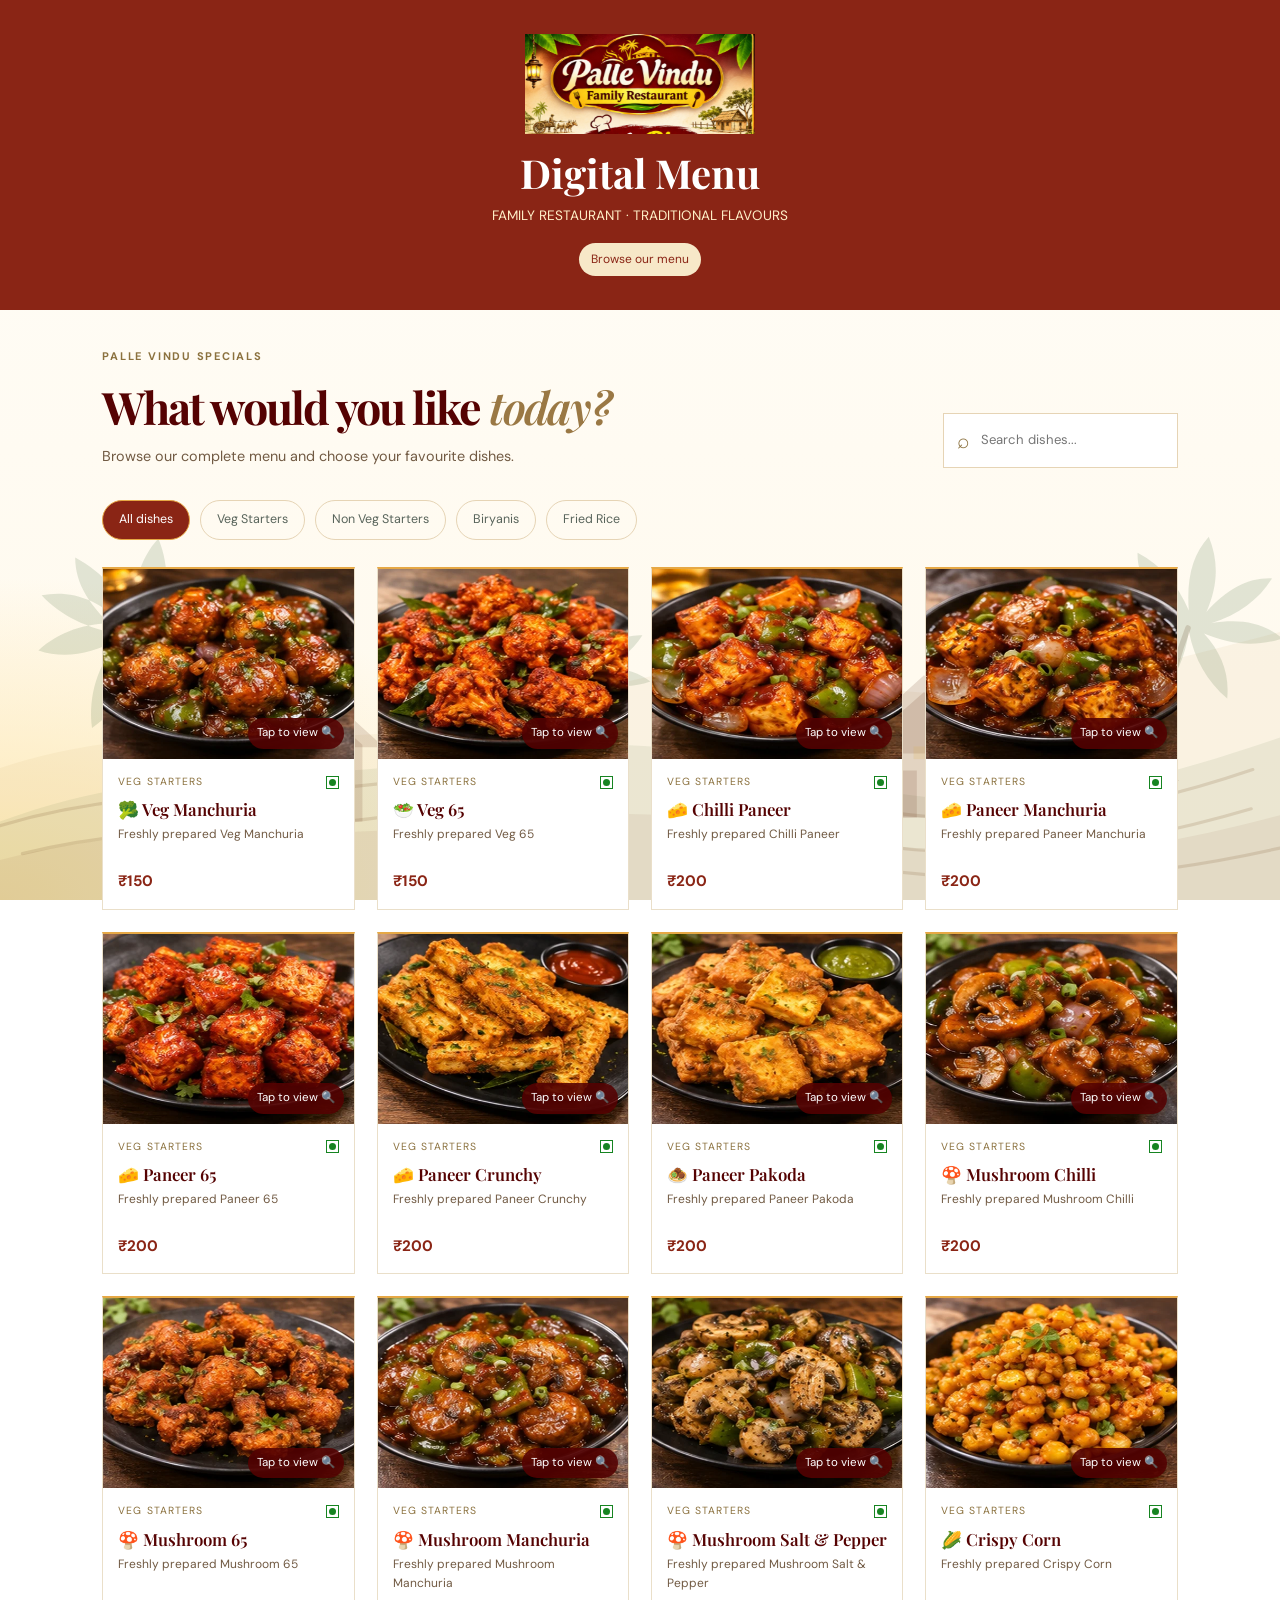
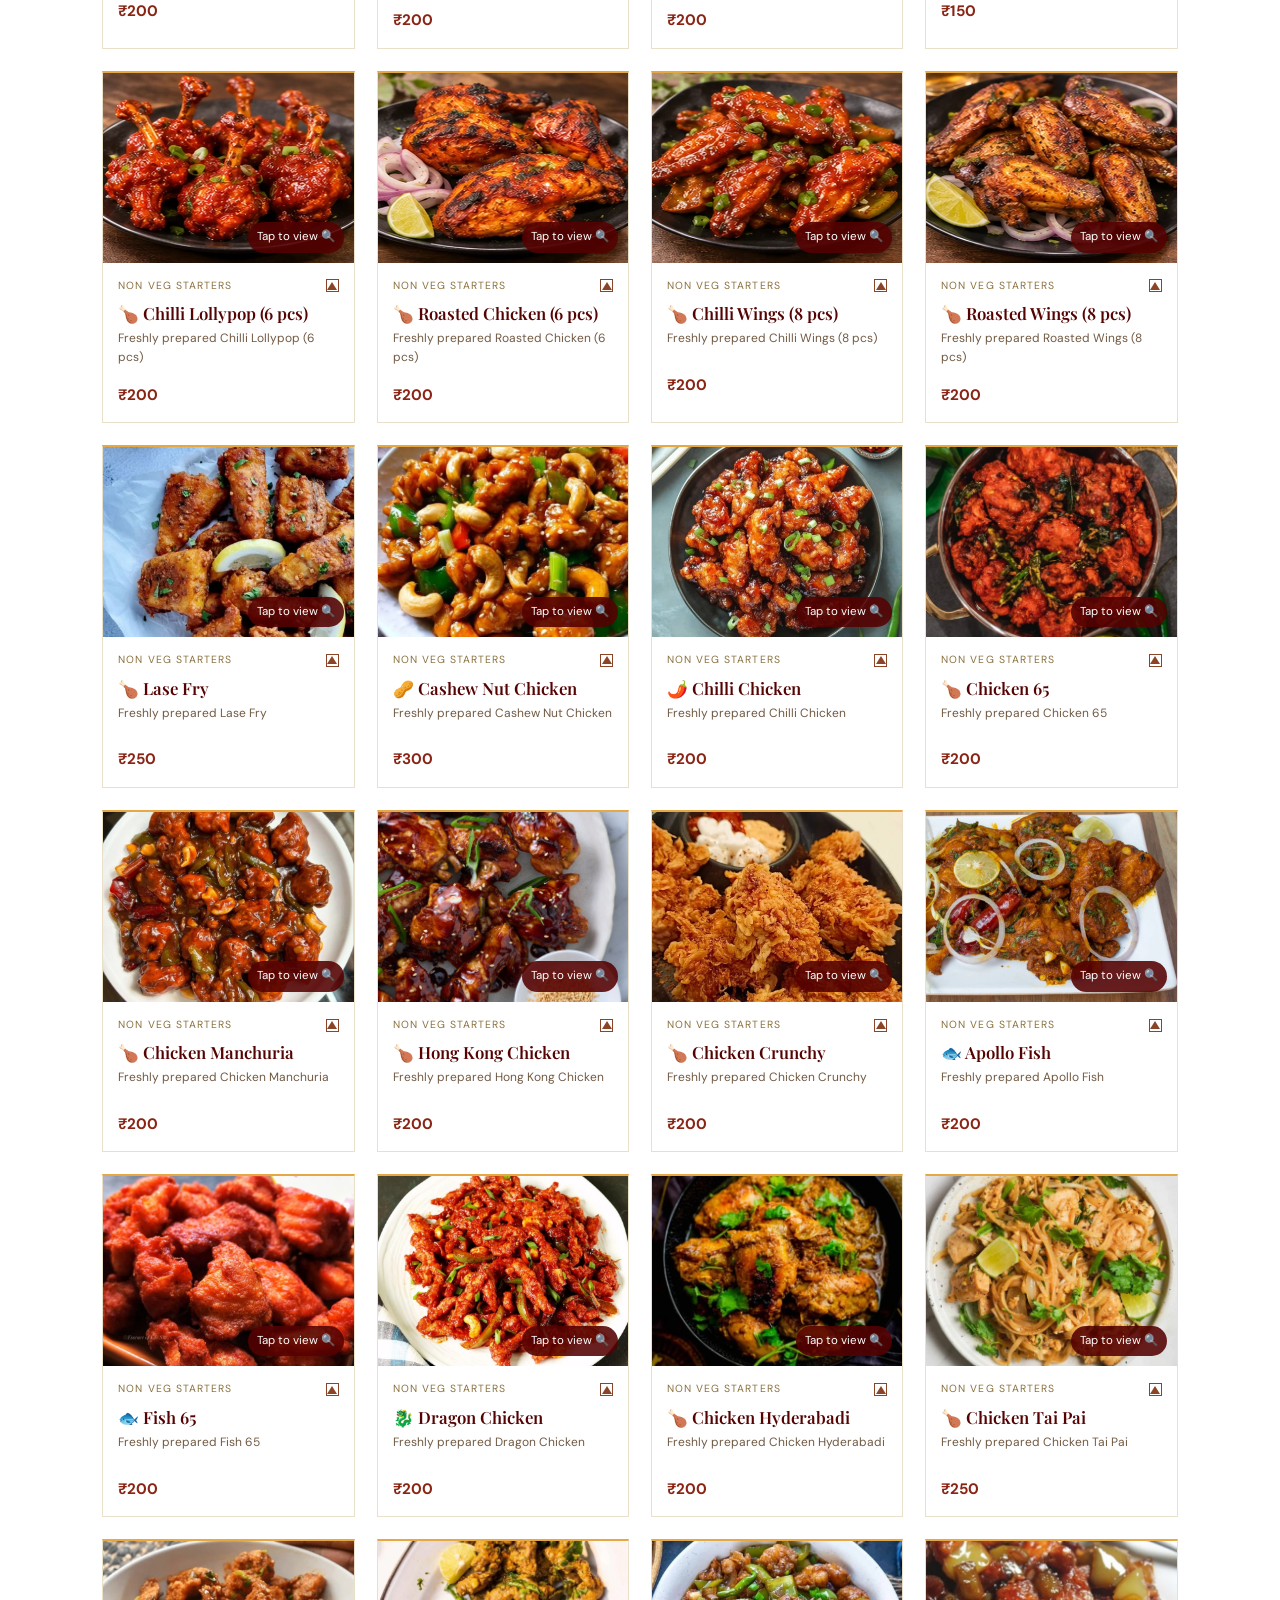
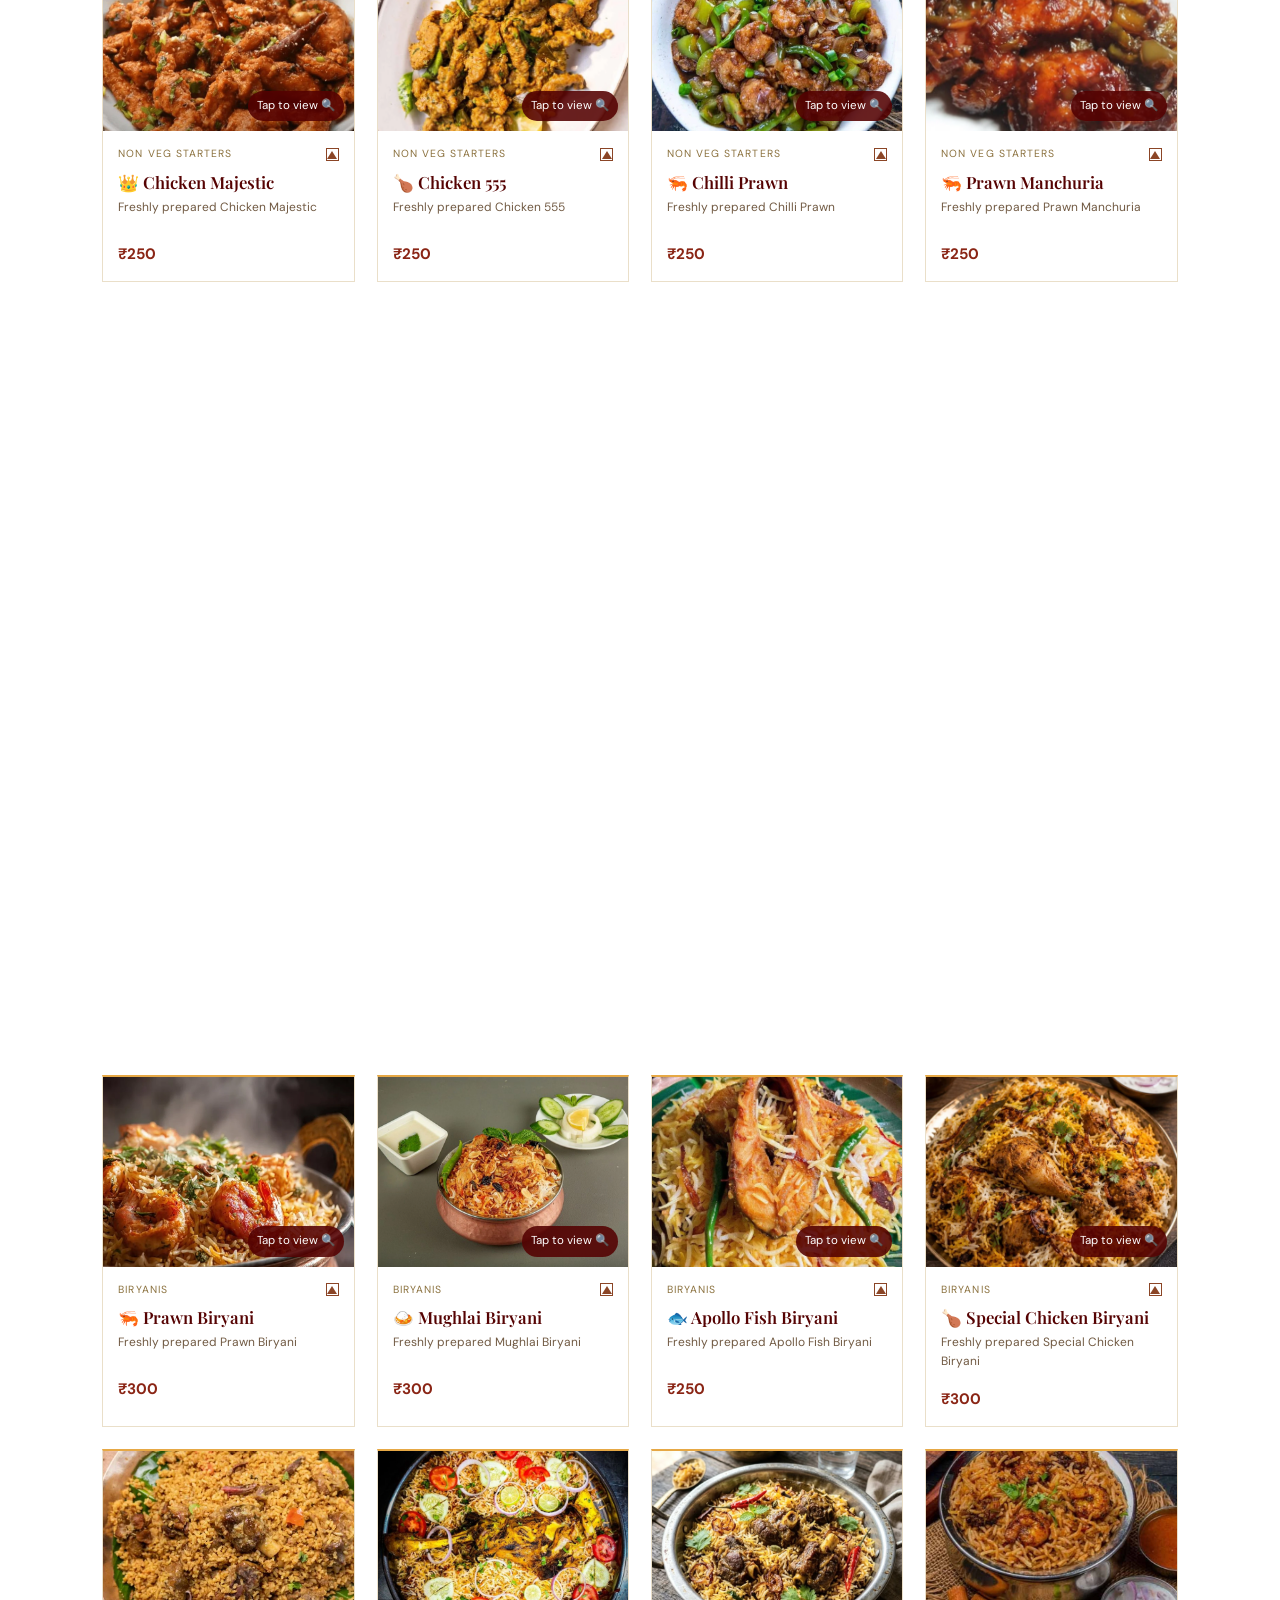
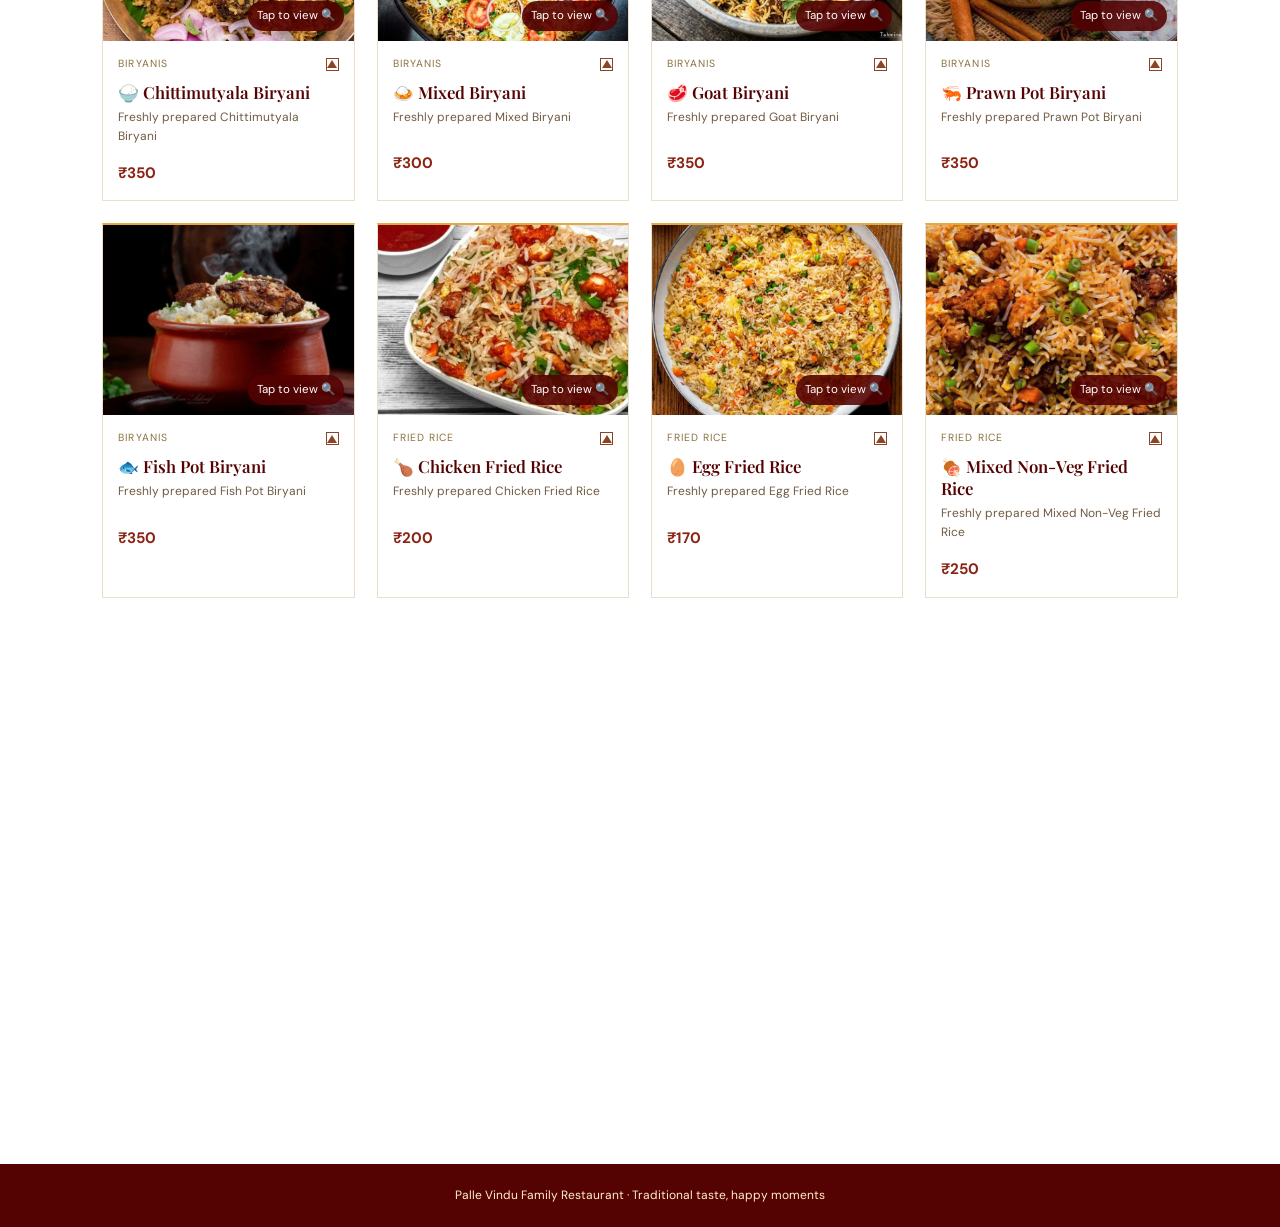
<file: menu.html>
<!DOCTYPE html>
<html lang="en">
<head>
  <meta charset="UTF-8"><meta name="viewport" content="width=device-width, initial-scale=1.0">
  <title>Digital Menu | Palle Vindu Family Restaurant</title>
  <link rel="preconnect" href="https://fonts.googleapis.com"><link rel="preconnect" href="https://fonts.gstatic.com" crossorigin>
  <link href="https://fonts.googleapis.com/css2?family=DM+Sans:wght@400;500;600;700&family=Playfair+Display:wght@600;700&display=swap" rel="stylesheet">
  <link rel="stylesheet" href="style.css"><script src="script.js" defer></script>
  <style>
    .digital-header{background-color:var(--forest);color:white;text-align:center;padding:34px 20px}
    .digital-header .brand-logo{width:min(230px,70vw);max-height:100px;margin:0 auto 12px}
    .digital-header h1{font:700 2.5rem var(--serif);margin:0}
    .digital-header p{color:#fff0c8;margin:6px 0 0;font-size:.85rem}
    .digital-menu-main{padding-top:38px}
    .digital-menu-main .section-heading{margin-bottom:20px}
    .digital-menu-main .food-grid{padding-bottom:55px}
    .table-tag{display:inline-block;background:var(--forest-soft);color:var(--forest);padding:7px 12px;border-radius:20px;font-size:.75rem;margin-top:16px}
    .digital-footer{text-align:center;background-color:var(--forest-dark);color:#fff0c8;padding:22px;font-size:.75rem}
  </style>
</head>
<body>
  <header class="digital-header produce-background">
    <img class="brand-logo" src="assets/palle-vindu-logo.png" alt="Palle Vindu Family Restaurant"><h1>Digital Menu</h1><p>FAMILY RESTAURANT · TRADITIONAL FLAVOURS</p><span class="table-tag" id="tableTag">Browse our menu</span>
  </header>
  <main class="section-pad digital-menu-main produce-background">
    <div class="section-heading"><div><p class="eyebrow">PALLE VINDU SPECIALS</p><h2>What would you like <em>today?</em></h2><p class="section-intro">Browse our complete menu and choose your favourite dishes.</p></div><label class="search-box"><span>⌕</span><input id="searchInput" type="search" placeholder="Search dishes..." aria-label="Search dishes"></label></div>
    <div class="category-row" id="categoryRow">
      <button class="category-chip active" data-category="All">All dishes</button><button class="category-chip" data-category="Veg Starters">Veg Starters</button><button class="category-chip" data-category="Non Veg Starters">Non Veg Starters</button><button class="category-chip" data-category="Biryanis">Biryanis</button><button class="category-chip" data-category="Fried Rice">Fried Rice</button>
    </div>
    <div class="food-grid" id="foodGrid"></div>
    <a class="button button-green" href="index.html#dinein">Restaurant details & directions ↗</a>
  </main>
  <footer class="digital-footer produce-background">Palle Vindu Family Restaurant · Traditional taste, happy moments</footer>
  <script>
    document.addEventListener("DOMContentLoaded", () => {
      const table = new URLSearchParams(window.location.search).get("table");
      if (table) document.getElementById("tableTag").textContent = `Dine-in · Table ${table}`;
    });
  </script>
</body>
</html>
</file>
<file: style.css>
:root{--forest:#14382d;--forest-dark:#0d2921;--forest-soft:#e9efe9;--gold:#d7ad69;--cream:#f8f6f0;--paper:#fffefa;--ink:#1d2c25;--muted:#6d786f;--line:#e5e5dc;--serif:"Playfair Display",Georgia,serif;--sans:"DM Sans",Arial,sans-serif}*{box-sizing:border-box}html{scroll-behavior:smooth;scroll-padding-top:90px}body{margin:0;background:var(--paper);color:var(--ink);font-family:var(--sans);line-height:1.6}button,input,a{font:inherit}a{color:inherit;text-decoration:none}button{cursor:pointer}.announcement{background:var(--forest-dark);color:#e8e7d9;text-align:center;padding:8px 15px;font-size:.75rem;letter-spacing:.06em}.announcement span{color:var(--gold);padding:0 9px}.site-header{height:86px;display:flex;align-items:center;justify-content:space-between;padding:0 6.5%;gap:25px;background:var(--paper);position:sticky;top:0;z-index:20;border-bottom:1px solid rgba(20,56,45,.08)}.brand{display:flex;align-items:center;gap:11px;flex-shrink:0}.brand-mark{display:grid;place-items:center;width:43px;height:43px;border:1px solid var(--gold);background:var(--forest);color:var(--gold);font-family:var(--serif);font-size:1.05rem;border-radius:50%}.brand strong,.brand small{display:block;line-height:1.5}.brand strong{font-size:.84rem;letter-spacing:.13em}.brand small{font-size:.57rem;letter-spacing:.19em;color:var(--muted)}.nav-links{display:flex;align-items:center;gap:28px;color:#48564d;font-size:.88rem}.nav-links a:hover,.text-link:hover{color:#9c702f}.cart-button{border:0;background:var(--forest);color:white;padding:11px 16px;border-radius:3px;font-size:.85rem}.cart-button span{display:inline-grid;place-items:center;margin-left:8px;background:var(--gold);color:var(--forest-dark);border-radius:50%;width:22px;height:22px;font-size:.75rem;font-weight:700}.menu-toggle{display:none;background:none;border:0;font-size:1.5rem;color:var(--forest)}.hero{padding:62px 8% 70px;display:grid;grid-template-columns:1.02fr .98fr;align-items:center;gap:6%;background:var(--cream);min-height:550px;overflow:hidden}.hero-content{max-width:590px}.eyebrow{font-size:.69rem;letter-spacing:.16em;font-weight:700;color:#8b713e;margin:0 0 16px}.eyebrow-line{display:inline-block;width:28px;height:1px;background:var(--gold);vertical-align:middle;margin-right:9px}.hero h1,.section-heading h2,.dine-content h2,.offer-copy h2,.qr-section h2,.about-section h2{font:700 clamp(2.6rem,4.3vw,4.35rem)/1.12 var(--serif);letter-spacing:-.04em;margin:0;color:var(--forest-dark)}h1 em,h2 em{font-weight:600;color:#9a7844}.hero-copy{max-width:440px;color:var(--muted);margin:23px 0 27px;font-size:1rem}.hero-actions,.dine-actions{display:flex;align-items:center;gap:23px;flex-wrap:wrap}.button{display:inline-flex;align-items:center;justify-content:center;gap:19px;padding:13px 18px;border:1px solid transparent;border-radius:2px;font-weight:600;font-size:.82rem;transition:transform .2s,background .2s}.button:hover{transform:translateY(-2px)}.button-gold{background:var(--gold);color:#1d2d24}.button-green{background:var(--forest);color:white}.button-light{background:var(--cream);color:var(--forest)}.button-outline{background:transparent;border-color:#aab8ad;color:var(--forest)}.text-link{font-weight:700;font-size:.84rem;color:var(--forest)}.hero-notes{display:flex;gap:16px;flex-wrap:wrap;margin-top:35px;font-size:.72rem;color:#69766c}.hero-notes span::first-letter{color:#a27c3d}.hero-image-wrap{position:relative;max-width:420px;justify-self:end;width:100%;padding:0;aspect-ratio:356/484;border-radius:48% 48% 3px 3px;overflow:hidden;background:var(--cream);box-shadow:0 18px 45px #1b33232e;isolation:isolate}.hero-video{position:absolute;inset:0;width:100%;height:100%;object-fit:cover;display:block;transform:translateZ(0)}.video-toggle{position:absolute;right:14px;bottom:14px;width:38px;height:38px;display:grid;place-items:center;border:1px solid #ffffff55;border-radius:50%;background:#0d292199;color:#fff;backdrop-filter:blur(6px);-webkit-backdrop-filter:blur(6px);transition:background .2s,transform .2s}.video-toggle:hover{background:var(--forest);transform:scale(1.06)}.video-toggle:focus-visible{outline:2px solid var(--gold);outline-offset:3px}.video-toggle .icon-play{display:none}.video-toggle.is-paused .icon-play{display:block}.video-toggle.is-paused .icon-pause{display:none}.service-strip{padding:24px 10%;display:grid;grid-template-columns:repeat(3,1fr);gap:25px;border-bottom:1px solid var(--line)}.service-strip>div{display:flex;align-items:center;justify-content:center;gap:13px}.strip-icon{font-size:1.5rem;color:#9b7b45}.service-strip strong,.service-strip small{display:block}.service-strip strong{font-size:.83rem}.service-strip small{font-size:.72rem;color:var(--muted)}.section-pad{padding:88px 8%}.section-heading{display:flex;align-items:end;justify-content:space-between;gap:25px}.section-heading h2,.dine-content h2,.qr-section h2,.about-section h2{font-size:clamp(2.3rem,3.5vw,3.3rem)}.section-intro{color:var(--muted);margin:13px 0 0;font-size:.9rem}.search-box{display:flex;align-items:center;gap:9px;border:1px solid var(--line);background:white;padding:10px 13px;min-width:235px}.search-box span{font-size:1.3rem;color:#8b713e}.search-box input{border:0;outline:0;min-width:0;width:100%;background:transparent;font-size:.82rem}.category-row{display:flex;gap:10px;flex-wrap:wrap;margin:32px 0 27px}.category-chip{border:1px solid var(--line);background:transparent;color:#58645b;padding:9px 16px;border-radius:24px;font-size:.78rem}.category-chip:hover,.category-chip.active{background:var(--forest);border-color:var(--forest);color:white}.food-grid{display:grid;grid-template-columns:repeat(4,minmax(0,1fr));gap:22px}.food-card{border:1px solid #ecebe3;background:white;transition:transform .22s,box-shadow .22s;min-width:0}.food-card:hover{transform:translateY(-5px);box-shadow:0 14px 35px #132c1c12}.food-photo-wrap{position:relative;height:190px;overflow:hidden;background:#eee}.food-photo{width:100%;height:100%;object-fit:cover;display:block;transition:transform .35s}.food-card:hover .food-photo{transform:scale(1.04)}.discount-badge{position:absolute;top:12px;left:12px;background:var(--forest);color:white;font-size:.68rem;padding:6px 9px;font-weight:700}.food-info{padding:15px}.food-meta{display:flex;align-items:center;justify-content:space-between;gap:8px;margin-bottom:8px}.food-category{font-size:.65rem;color:#8b713e;text-transform:uppercase;letter-spacing:.1em}.veg-dot{width:13px;height:13px;border:1px solid #26834b;display:inline-grid;place-items:center;flex-shrink:0}.veg-dot::after{content:"";width:6px;height:6px;background:#26834b;border-radius:50%}.food-info h3{font:600 1.1rem var(--serif);margin:0 0 5px;color:var(--forest-dark)}.food-description{font-size:.75rem;color:var(--muted);min-height:36px;margin:0 0 15px}.food-bottom{display:flex;align-items:center;justify-content:space-between;gap:8px}.price-group{display:flex;align-items:baseline;gap:7px;flex-wrap:wrap}.current-price{font-weight:700;font-size:.95rem}.old-price{text-decoration:line-through;color:#9ba198;font-size:.75rem}.add-button{border:1px solid #b7c5b8;background:white;color:var(--forest);padding:7px 12px;font-size:.77rem;font-weight:700}.add-button:hover{background:var(--forest);color:white}.menu-footnote,.small-note{color:#8b928a;font-size:.72rem;margin-top:23px}.offer-banner{background:var(--forest);color:white;margin:0 8%;padding:45px 6%;display:grid;grid-template-columns:1.2fr .8fr;align-items:center;min-height:280px;overflow:hidden}.offer-copy .eyebrow{color:var(--gold)}.offer-copy h2{font:600 clamp(2rem,3.4vw,3.2rem)/1.13 var(--serif);color:white;max-width:580px}.offer-copy h2 em{color:var(--gold)}.offer-copy>p:not(.eyebrow){color:#d0d9d1;font-size:.87rem;margin:16px 0 23px}.offer-art{min-height:190px;position:relative;display:grid;place-items:center}.offer-circle{display:grid;place-items:center;text-align:center;width:160px;height:160px;border:1px solid var(--gold);border-radius:50%;color:var(--gold);font:700 1.1rem/1.4 var(--serif);transform:rotate(-12deg);outline:1px dashed #d7ad6980;outline-offset:10px}.offer-spark{position:absolute;right:15%;top:2%;font-size:3rem;color:var(--gold)}.offer-leaf{position:absolute;left:10%;bottom:0;font-size:4rem;color:#a6b9a7;transform:rotate(-35deg)}.dine-section{display:grid;grid-template-columns:.95fr 1.05fr;gap:8%;align-items:center}.dine-image-wrap{position:relative}.dine-image-wrap img{display:block;width:100%;height:450px;object-fit:cover}.image-label{position:absolute;bottom:18px;left:-15px;background:var(--gold);padding:13px 18px;font:italic 1rem var(--serif);color:#24352a}.dine-content>p:not(.eyebrow){color:var(--muted);font-size:.9rem;margin:20px 0}.detail-list{display:grid;gap:17px;margin:26px 0}.detail-list>div{display:flex;align-items:center;gap:13px}.detail-icon{display:grid;place-items:center;width:39px;height:39px;background:var(--forest-soft);color:var(--forest);border-radius:50%;font-size:1.1rem;flex-shrink:0}.detail-list strong,.detail-list small{display:block}.detail-list strong{font-size:.82rem}.detail-list small{font-size:.77rem;color:var(--muted)}.dine-actions{gap:10px}.dine-actions .button{font-size:.75rem}.dine-content .small-note{margin-top:13px}.qr-section{padding:55px 10%;background:var(--cream);display:grid;grid-template-columns:1fr 220px;align-items:center;gap:50px}.qr-section h2{margin-bottom:15px}.qr-section p:not(.eyebrow){max-width:620px;color:var(--muted);font-size:.88rem}.qr-card{background:white;padding:20px;display:flex;align-items:center;flex-direction:column;gap:7px;border:1px solid var(--line);box-shadow:0 10px 30px #1930210d}.qr-code{width:150px;height:150px;display:grid;place-items:center;background:white;margin-bottom:8px}.qr-code img,.qr-code canvas{max-width:100%;height:auto!important}.qr-card strong{font-size:.72rem;letter-spacing:.11em}.qr-card small{font-size:.68rem;color:var(--muted)}.about-section{text-align:center;max-width:900px;margin:auto}.about-section h2{max-width:700px;margin:0 auto}.about-section>p:last-child{max-width:630px;margin:22px auto 0;color:var(--muted);font-size:.9rem}.site-footer{padding:35px 8%;background:var(--forest-dark);color:#e9eee8;display:flex;align-items:center;justify-content:space-between;gap:20px;flex-wrap:wrap}.brand-footer .brand-mark{background:transparent}.brand-footer small{color:#b8c5ba}.site-footer p{font:italic 1rem var(--serif);color:var(--gold)}.site-footer>small{font-size:.68rem;color:#aab8ad}.modal-backdrop{position:fixed;inset:0;background:#091b14a8;z-index:50;display:flex;justify-content:flex-end}.modal-backdrop[hidden]{display:none}.cart-panel{width:min(480px,100%);height:100%;background:var(--paper);padding:28px;display:flex;flex-direction:column;overflow:auto;box-shadow:-10px 0 40px #0002}.panel-header{display:flex;justify-content:space-between;align-items:center;border-bottom:1px solid var(--line);padding-bottom:18px}.panel-header .eyebrow{margin-bottom:4px}.panel-header h2{font:700 2rem var(--serif);margin:0}.close-button{border:0;background:transparent;font-size:2rem;color:var(--forest)}.cart-items{flex:1;padding:12px 0}.empty-cart{text-align:center;color:var(--muted);padding:45px 10px}.cart-row{display:grid;grid-template-columns:64px 1fr auto;gap:12px;align-items:center;padding:13px 0;border-bottom:1px solid var(--line)}.cart-row img{width:64px;height:64px;object-fit:cover}.cart-row strong{display:block;font:600 1rem var(--serif)}.cart-row small{color:var(--muted)}.quantity-controls{display:flex;align-items:center;gap:9px;margin-top:6px}.quantity-controls button{width:25px;height:25px;border:1px solid var(--line);background:white;color:var(--forest)}.cart-summary{border-top:1px solid var(--line);padding-top:16px}.cart-summary>div{display:flex;justify-content:space-between;padding:6px 0;font-size:.87rem}.cart-summary .total-line{border-top:1px solid var(--line);margin-top:8px;padding-top:14px;font-size:1.05rem}.checkout-button{width:100%;margin-top:12px}.toast{position:fixed;bottom:24px;left:50%;transform:translate(-50%,20px);background:var(--forest-dark);color:white;padding:12px 20px;z-index:70;opacity:0;pointer-events:none;transition:all .25s;font-size:.85rem;box-shadow:0 8px 30px #0002}.toast.show{opacity:1;transform:translate(-50%,0)}.no-results{grid-column:1/-1;text-align:center;padding:45px;color:var(--muted)}code{background:#edf0e9;padding:2px 5px}
@media(max-width:1050px){.site-header{padding:0 4%}.nav-links{gap:16px}.hero{padding-left:6%;padding-right:6%;gap:4%}.food-grid{grid-template-columns:repeat(3,minmax(0,1fr))}.section-pad{padding:70px 6%}.dine-section{gap:5%}.food-photo-wrap{height:175px}}
@media(max-width:760px){.announcement{font-size:.65rem}.site-header{height:72px;padding:0 5%;gap:10px}.brand-mark{width:37px;height:37px}.brand strong{font-size:.72rem}.brand small{font-size:.5rem}.menu-toggle{display:block;margin-left:auto}.nav-links{display:none;position:absolute;left:0;right:0;top:72px;background:var(--paper);padding:18px 6%;box-shadow:0 12px 20px #0001;flex-direction:column;align-items:flex-start;gap:15px}.nav-links.open{display:flex}.cart-button{padding:8px 10px}.hero{grid-template-columns:1fr;padding:48px 6% 40px;gap:35px}.hero h1{font-size:clamp(2.65rem,11vw,4rem)}.hero-image-wrap{max-width:340px;justify-self:center;padding:0}.floating-note{left:0}.hero-notes{gap:10px}.service-strip{padding:22px 5%;gap:15px;grid-template-columns:1fr}.service-strip>div{justify-content:flex-start}.section-pad{padding:60px 5%}.section-heading{align-items:flex-start;flex-direction:column}.search-box{width:100%}.food-grid{grid-template-columns:repeat(2,minmax(0,1fr));gap:12px}.food-photo-wrap{height:150px}.food-info{padding:11px}.food-info h3{font-size:1rem}.food-description{font-size:.7rem}.food-bottom{align-items:flex-start;flex-direction:column}.add-button{width:100%}.category-row{gap:7px;margin:24px 0}.category-chip{padding:8px 12px;font-size:.72rem}.offer-banner{margin:0 5%;padding:30px 7%;grid-template-columns:1fr}.offer-art{min-height:180px}.offer-circle{width:135px;height:135px}.dine-section{grid-template-columns:1fr;gap:35px}.dine-image-wrap img{height:330px}.image-label{left:-5px}.dine-content h2,.section-heading h2,.qr-section h2,.about-section h2{font-size:2.55rem}.dine-actions{align-items:stretch;flex-direction:column}.qr-section{padding:45px 6%;grid-template-columns:1fr;gap:25px}.qr-card{width:220px;justify-self:center}.site-footer{padding:30px 6%;flex-direction:column;align-items:flex-start;gap:12px}.cart-panel{padding:22px}.cart-row{grid-template-columns:54px 1fr auto;gap:9px}.cart-row img{width:54px;height:54px}}
@media(max-width:380px){.food-grid{grid-template-columns:1fr}.food-photo-wrap{height:210px}.hero-actions{align-items:flex-start;flex-direction:column;gap:16px}.brand{gap:7px}.brand strong{letter-spacing:.08em}}

/* ===== HERO V2: warm background + video panel ===== */
.site-header{background:transparent;border-bottom-color:transparent;transition:background .25s,border-color .25s,box-shadow .25s}
.site-header.scrolled{background:rgba(255,254,250,.94);backdrop-filter:blur(10px);-webkit-backdrop-filter:blur(10px);border-bottom-color:rgba(20,56,45,.08)}
.hero{position:relative;margin-top:-86px;padding:calc(62px + 86px) 8% 80px;min-height:640px;grid-template-columns:minmax(0,1fr);align-items:center;background:radial-gradient(820px 460px at 0% 100%,#fde7b0 0%,rgba(253,231,176,0) 70%),radial-gradient(640px 380px at 8% 0%,#fff1cc 0%,rgba(255,241,204,0) 68%),linear-gradient(180deg,#fffdf8 0%,#fff9ec 100%)}
.hero-content{position:relative;z-index:2;max-width:min(590px,52%)}
.decor-swirl{position:absolute;inset:0;width:100%;height:100%}
.decor-swirl path{fill:none;stroke:#bfa987;stroke-width:1;opacity:.45}
.hero-image-wrap{position:absolute;z-index:1;top:0;right:0;bottom:0;width:min(36vw,520px);max-width:none;aspect-ratio:auto;justify-self:auto;border: radius 30px;;box-shadow:-18px 20px 50px rgba(60,40,10,.16);background:var(--cream)}
.video-toggle{right:20px;bottom:20px}
@media(max-width:1050px){.hero{padding-left:6%;padding-right:6%}.hero-content{max-width:min(560px,54%)}.hero-image-wrap{width:38vw}}
@media(max-width:760px){.hero{margin-top:-72px;padding:calc(40px + 72px) 6% 48px;gap:34px;min-height:0}.hero-content{max-width:none}.hero-image-wrap{position:relative;top:auto;right:auto;bottom:auto;width:100%;max-width:340px;justify-self:center;aspect-ratio:356/484;border-radius:160px 160px 28px 28px;box-shadow:0 18px 40px rgba(60,40,10,.18)}}

/* ===== HERO DECOR: realistic, animated tomatoes & garlic ===== */
.hero-decor{position:absolute;inset:0;pointer-events:none;z-index:0;overflow:hidden;perspective:900px;perspective-origin:50% 40%}
.hero-decor-front{z-index:3}
.fx{position:absolute;left:var(--l);top:var(--t);width:var(--s);height:auto;overflow:visible;
  opacity:var(--op,1);
  filter:blur(var(--blur,0px)) drop-shadow(0 14px 14px rgba(90,25,8,.28)) drop-shadow(0 3px 3px rgba(60,20,5,.22));
  translate:calc(var(--mx,0)*var(--depth)*1px) calc(var(--my,0)*var(--depth)*1px);
  transform:rotate(var(--rz,0deg));
  will-change:transform,translate;
  animation:fxIn 1.1s cubic-bezier(.2,.9,.25,1.15) var(--in,0s) both,fxDrift var(--dur) ease-in-out var(--delay) infinite}
.fx.near{filter:blur(var(--blur,0px)) drop-shadow(0 22px 22px rgba(90,25,8,.3))}
.fx.far{filter:blur(var(--blur,0px)) drop-shadow(0 8px 8px rgba(90,25,8,.18))}
@keyframes fxIn{from{opacity:0;scale:.55;margin-top:-60px}to{opacity:var(--op,1);scale:1;margin-top:0}}
@keyframes fxDrift{
  0%,100%{transform:rotate(var(--rz,0deg)) translate3d(0,0,0) rotate3d(var(--ax,1),var(--ay,.4),0,0deg)}
  50%{transform:rotate(calc(var(--rz,0deg) + var(--rot,16deg)*.5)) translate3d(var(--dx,0),var(--dy,-14px),0) rotate3d(var(--ax,1),var(--ay,.4),0,var(--rot,16deg))}}
.hero-video{z-index:0}
@media(prefers-reduced-motion:reduce){.fx{animation:fxIn .01s both!important}}
@media(max-width:1050px){.fx.far{display:none}}
@media(max-width:760px){
  .fx{width:calc(var(--s)*.62);left:var(--ml,var(--l));top:var(--mt,var(--t))}
  .fx:not([style*="--mt"]){display:none}
  .fx.near{opacity:.95}
}

/* ===== VIDEO MENU CARDS ===== */
.food-video{background:#1b120c}
.food-photo-wrap.has-video::after{content:"";position:absolute;inset:auto 0 0 0;height:46%;background:linear-gradient(transparent,rgba(13,41,33,.35));pointer-events:none}
.live-tag{position:absolute;right:10px;bottom:10px;z-index:2;display:inline-flex;align-items:center;gap:6px;font-size:.64rem;font-weight:700;letter-spacing:.1em;color:#fff;background:rgba(13,41,33,.72);backdrop-filter:blur(4px);-webkit-backdrop-filter:blur(4px);padding:4px 9px 4px 8px;border-radius:20px}
.live-tag::before{content:"";width:6px;height:6px;border-radius:50%;background:#ff5a3c;animation:livePulse 1.4s ease-in-out infinite}
@keyframes livePulse{50%{opacity:.25;transform:scale(.7)}}
@media(prefers-reduced-motion:reduce){.live-tag::before{animation:none}}

:root {
  --hero-background:
    radial-gradient(820px 460px at 0% 100%, #fde7b0 0%, rgba(253, 231, 176, 0) 70%),
    radial-gradient(640px 380px at 8% 0%, #fff1cc 0%, rgba(255, 241, 204, 0) 68%),
    linear-gradient(180deg, #fffdf8 0%, #fff9ec 100%);
}

body,
.hero,
.service-strip,
.menu-section,
.dine-section,
.qr-section,
.about-section,
.digital-menu-main {
  background: var(--hero-background);
}

.produce-background {
  position: relative;
  isolation: isolate;
}

.produce-background::before {
  content: "";
  position: absolute;
  inset: 0;
  z-index: 0;
  background-image:
    url("assets/tomato-photo.png"),
    url("assets/garlic-photo.png"),
    url("assets/tomato-photo.png"),
    url("assets/garlic-photo.png");
  background-size:
    220px auto,
    140px auto,
    180px auto,
    120px auto;
  background-position:
    left -55px bottom -45px,
    right -35px top -30px,
    right -45px bottom -50px,
    left -30px top -20px;
  background-repeat: no-repeat;
  opacity: 0.32;
  pointer-events: none;
}

.produce-background > * {
  position: relative;
  z-index: 1;
}

.service-strip.produce-background {
  background-position:
    left -70px bottom -90px,
    right -45px top -55px,
    right -60px bottom -95px,
    left -35px top -45px;
}

@media (max-width: 760px) {
  .produce-background::before {
    background-size:
      150px auto,
      100px auto,
      130px auto,
      90px auto;
    opacity: 0.28;
  }

  .service-strip.produce-background {
    background-position:
      left -45px bottom -65px,
      right -30px top -40px,
      right -35px bottom -70px,
      left -25px top -35px;
  }
}

/* Use the real kitchen photo in the hero; remove the floating decorative art. */
.hero {
  position: relative;
  background:
    linear-gradient(90deg, #fffdf8 0%, rgba(255, 253, 248, .98) 39%, rgba(255, 249, 236, .42) 72%, transparent 100%),
    var(--hero-background);
}

.hero > .hero-image-wrap {
  position: absolute;
  z-index: 1;
  top: 0;
  right: 0;
  bottom: 0;
  width: min(47vw, 650px);
  border-radius: 220px 0 0 48px;
}

.hero-content {
  max-width: min(530px, 48%);
}

.hero h1 em {
  color: #c43b1a;
}

.hero .button-gold {
  background: #c43b1a;
  color: #fff;
}

.hero::before {
  content: "";
  position: absolute;
  inset: 0;
  z-index: 0;
  background-image:
    url("assets/hero-tomato.png"),
    url("assets/hero-garlic.png");
  background-size:
    270px auto,
    185px auto;
  background-position:
    -150px calc(100% + 30px),
    43% 85px;
  background-repeat: no-repeat;
  opacity: 0.55;
  pointer-events: none;
}

.hero > * {
  position: relative;
  z-index: 1;
}

.hero::before,
.produce-background::before {
  animation: produceFloat 9s ease-in-out infinite;
  transform-origin: center;
  will-change: transform;
}

@keyframes produceFloat {
  0%, 100% { transform: translate3d(0, 0, 0) scale(1); }
  50% { transform: translate3d(0, -11px, 0) scale(1.012); }
}

@media (prefers-reduced-motion: reduce) {
  .hero::before,
  .produce-background::before {
    animation: none;
    will-change: auto;
  }
}

.hero-decor {
  display: none;
}

@media (max-width: 760px) {
  .hero {
    background:
      linear-gradient(rgba(255, 253, 248, .94), rgba(255, 249, 236, .92)),
      var(--hero-background);
  }

  .hero-content {
    max-width: none;
  }

  .hero > .hero-image-wrap {
    position: relative;
    top: auto;
    right: auto;
    bottom: auto;
    width: 100%;
    aspect-ratio: 356 / 484;
  }

  .hero::before {
    background-size: 130px auto, 115px auto;
    background-position: -25px 105px, calc(100% - 115px) 130px;
    opacity: 0.35;
  }
}

/* Palle Vindu menu emoji cards */
.dish-emoji-wrap{display:grid!important;place-items:center;background:linear-gradient(135deg,#fff6df,#f4d9a0);min-height:170px}.dish-emoji{font-size:5rem;filter:drop-shadow(0 8px 8px rgba(0,0,0,.15));line-height:1}.food-card h3{font-size:1.05rem}.food-description{min-height:2.4em}
.photo-button{display:block;width:100%;border:0;padding:0;background:transparent;cursor:pointer;position:relative;text-align:inherit}.photo-button .food-photo{display:block;width:100%;height:100%;object-fit:cover}.photo-hint{position:absolute;right:10px;bottom:10px;background:rgba(20,56,45,.85);color:#fff;padding:6px 9px;border-radius:16px;font-size:.72rem}.photo-modal[hidden]{display:none}.photo-modal{position:fixed;inset:0;z-index:9999;display:grid;place-items:center;padding:20px}.photo-modal-backdrop{position:absolute;inset:0;background:rgba(0,0,0,.75)}.photo-modal-content{position:relative;z-index:1;background:#fff;border-radius:18px;padding:12px;max-width:650px;width:min(92vw,650px);box-shadow:0 20px 60px rgba(0,0,0,.35)}.photo-modal-content img{display:block;width:100%;max-height:72vh;object-fit:cover;border-radius:12px}.photo-modal-content p{text-align:center;margin:10px 0 4px;font-weight:700}.photo-modal-close{position:absolute;right:20px;top:20px;width:38px;height:38px;border:0;border-radius:50%;background:#14382d;color:#fff;font-size:28px;line-height:1;cursor:pointer}


/* ===== Village-inspired theme and motion ===== */
body,.hero,.service-strip,.menu-section,.dine-section,.qr-section,.about-section,.digital-menu-main{background:transparent}
body{background:url("assets/village-background.svg") center bottom / 100% auto no-repeat,var(--hero-background);background-attachment:fixed}
.produce-background::before,.hero::before{content:none;display:none;animation:none}

.hero{margin-top:0;padding:62px 8% 70px;min-height:0;grid-template-columns:1fr 1fr;gap:6%}
.hero-content{max-width:590px}
.hero > .hero-image-wrap{position:relative;top:auto;right:auto;bottom:auto;width:100%;max-width:460px;aspect-ratio:1/1;border-radius:30px;justify-self:end;box-shadow:0 18px 45px rgba(60,40,10,.22)}
.site-header{background:rgba(255,254,250,.92);backdrop-filter:blur(10px);-webkit-backdrop-filter:blur(10px)}
@media(max-width:760px){
  .hero{grid-template-columns:1fr;padding:40px 6% 48px;margin-top:0}
  .hero > .hero-image-wrap{max-width:340px;justify-self:center;aspect-ratio:1/1;border-radius:30px}
}

.reveal{opacity:0;translate:0 30px;transition:opacity .7s ease,translate .7s ease;transition-delay:calc(var(--i,0)*80ms)}
.reveal.in{opacity:1;translate:0 0}
.food-card.reveal{transition:opacity .6s ease,translate .6s ease,transform .22s,box-shadow .22s;transition-delay:calc(var(--i,0)*70ms),calc(var(--i,0)*70ms),0s,0s}

.hero-content .eyebrow,.hero h1,.hero-copy,.hero-actions,.hero-notes{opacity:0;animation:riseIn .8s cubic-bezier(.2,.8,.25,1) forwards}
.hero-content .eyebrow{animation-delay:.1s}.hero h1{animation-delay:.25s}.hero-copy{animation-delay:.4s}.hero-actions{animation-delay:.55s}.hero-notes{animation-delay:.7s}
.hero > .hero-image-wrap{animation:popIn 1s cubic-bezier(.2,.9,.25,1.1) .3s both}
@keyframes riseIn{from{opacity:0;transform:translateY(26px)}to{opacity:1;transform:none}}
@keyframes popIn{from{opacity:0;transform:scale(.88)}to{opacity:1;transform:none}}

.offer-circle{animation:slowSpin 18s linear infinite}
@keyframes slowSpin{from{transform:rotate(-12deg)}to{transform:rotate(348deg)}}
.offer-spark{animation:twinkle 2.4s ease-in-out infinite}
@keyframes twinkle{50%{opacity:.35;transform:scale(.8) rotate(25deg)}}
.offer-leaf{animation:sway 4s ease-in-out infinite;transform-origin:bottom left}
@keyframes sway{50%{transform:rotate(-20deg)}}
.hero-notes span,.service-strip>div{transition:transform .25s}
.hero-notes span:hover,.service-strip>div:hover{transform:translateY(-4px)}
.strip-icon{display:inline-block;animation:bob 3s ease-in-out infinite}
@keyframes bob{50%{transform:translateY(-5px)}}
.category-chip{transition:background .2s,color .2s,transform .2s}.category-chip:hover{transform:translateY(-2px)}
.qr-card{transition:transform .3s,box-shadow .3s}.qr-card:hover{transform:translateY(-6px) rotate(-1deg);box-shadow:0 18px 40px #1930211f}
.button-gold,.button-green{position:relative;overflow:hidden}
.button-gold::after,.button-green::after{content:"";position:absolute;top:0;left:-70%;width:50%;height:100%;background:linear-gradient(100deg,transparent,rgba(255,255,255,.35),transparent);transform:skewX(-20deg);transition:left .6s}
.button-gold:hover::after,.button-green:hover::after{left:130%}

@media(prefers-reduced-motion:reduce){
  .offer-circle,.offer-spark,.offer-leaf,.strip-icon{animation:none}
  .reveal{opacity:1;translate:none;transition:none}
  .hero-content .eyebrow,.hero h1,.hero-copy,.hero-actions,.hero-notes,.hero > .hero-image-wrap{opacity:1;animation:none}
}

.veg-dot.veg{border-color:#168421}
.veg-dot.veg::after{width:7px;height:7px;background:#168421;border-radius:50%}
.veg-dot.non-veg{border-color:#8b4526}
.veg-dot.non-veg::after{width:0;height:0;border-left:5px solid transparent;border-right:5px solid transparent;border-bottom:8px solid #8b4526;background:transparent;border-radius:0}

.brand-logo{display:block;width:170px;max-height:72px;height:auto;object-fit:contain}
.brand-footer .brand-logo{width:190px;max-height:82px}
@media(max-width:760px){.brand-logo{width:140px;max-height:62px}}

:root{
  --forest:#8a2515;
  --forest-dark:#550202;
  --forest-soft:#f7e8c8;
  --gold:#e6a845;
  --cream:#fff8e9;
  --paper:#fffcf4;
  --ink:#3e2116;
  --muted:#715a43;
  --line:#e6d4b5;
}
.announcement{color:#fff3d4}
.site-header{border-bottom-color:rgba(85,2,2,.14)}
.nav-links{color:#593b2a}
.nav-links a:hover,.text-link:hover{color:#8a2515}
.menu-toggle,.text-link,.button-outline{color:var(--forest)}
.button-gold{color:var(--forest-dark)}
.button-outline{border-color:#d4b879}
.hero h1 em{color:var(--forest)}
.hero-notes{color:#715a43}
.video-toggle{background:rgba(85,2,2,.72)}
.add-button{border-color:#d4b879;color:var(--forest)}
.add-button:hover{background:var(--forest);color:#fff}
.food-card{border-color:#eadfc9}
.image-label{color:var(--forest-dark)}
.photo-hint{background:rgba(85,2,2,.88)}
.photo-modal-close{background:var(--forest)}
code{background:#f7ecd5}
.site-header,.site-header.scrolled{border-bottom:2px solid var(--gold)}
.hero .button-gold{background:var(--forest);color:var(--gold);border-color:var(--gold)}
.live-tag{background:rgba(85,2,2,.78)}
.offer-copy>p:not(.eyebrow){color:#fff0c8}
.site-footer{color:#fff3d4}
.site-footer>small{color:#f1d8a4}
.food-card{border-top:2px solid var(--gold)}
.category-chip:hover,.category-chip.active{border-color:var(--gold)}
.current-price{color:var(--forest)}
</file>
